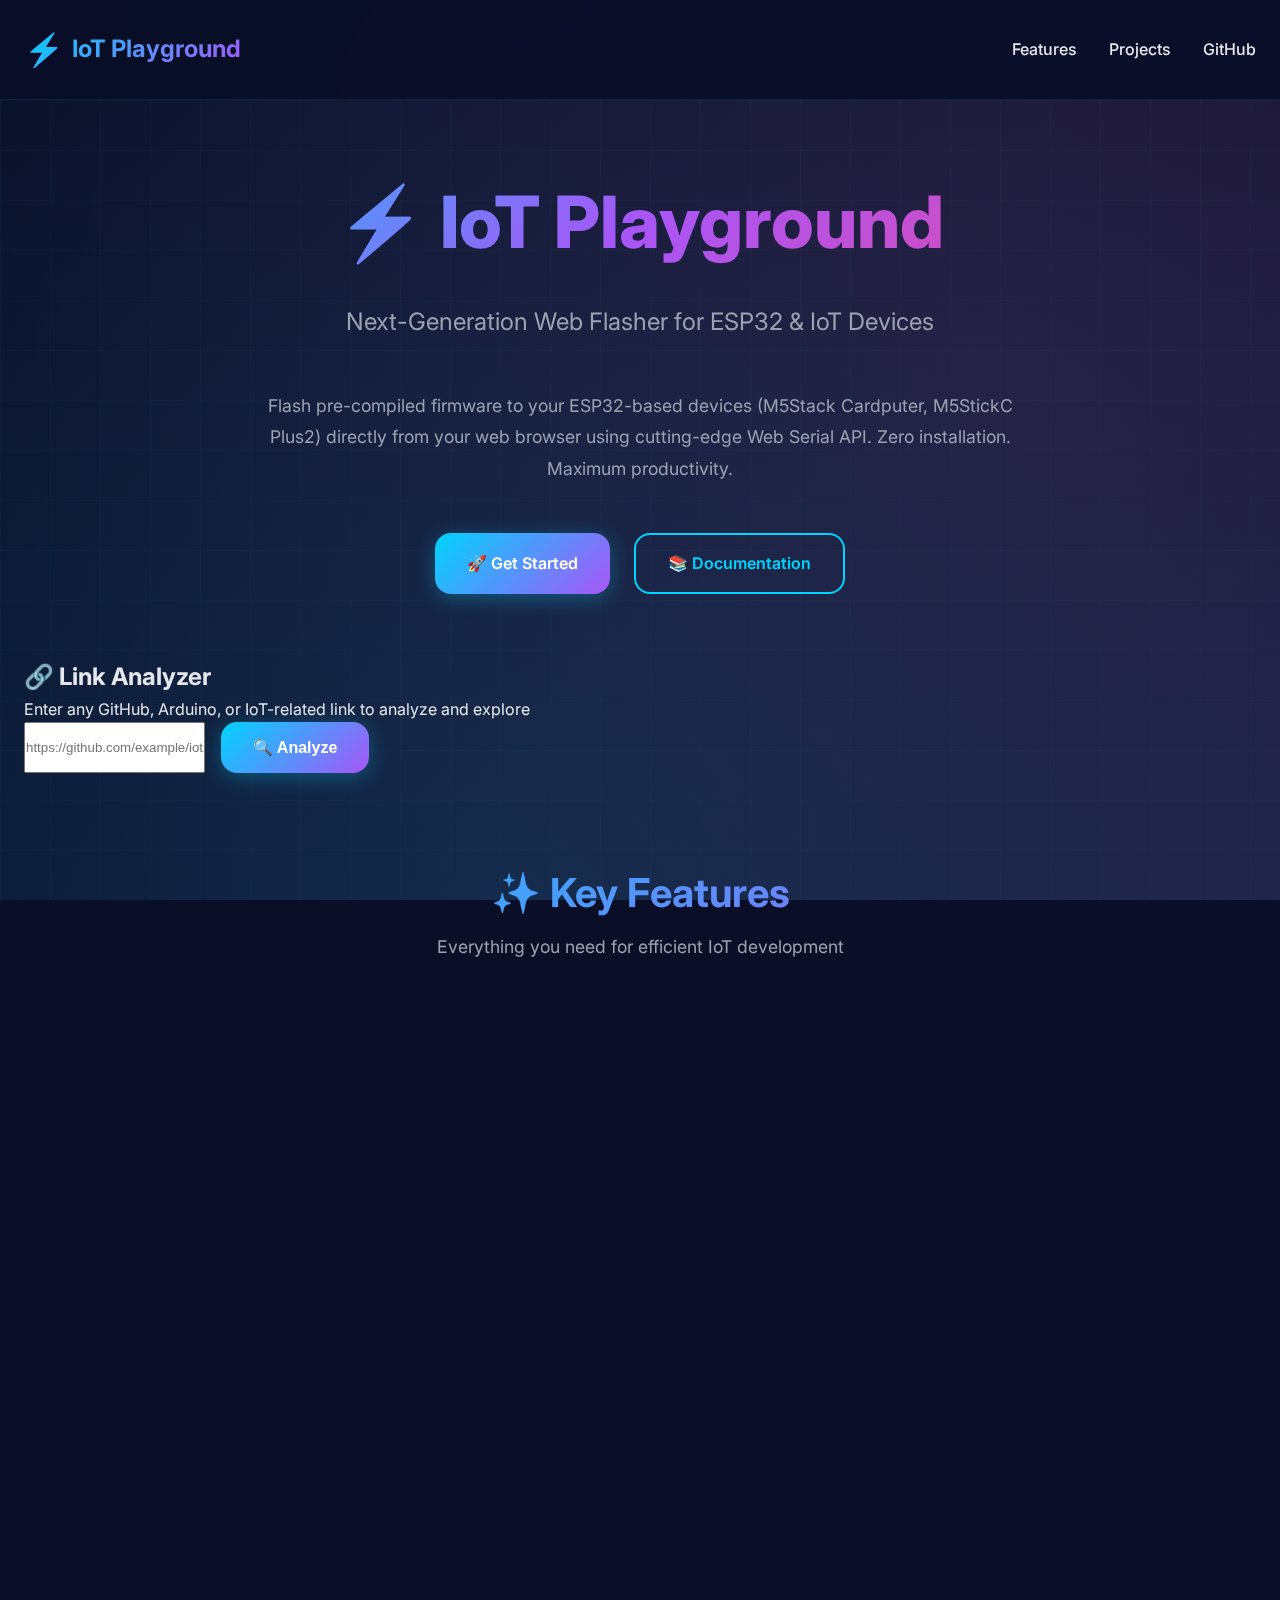
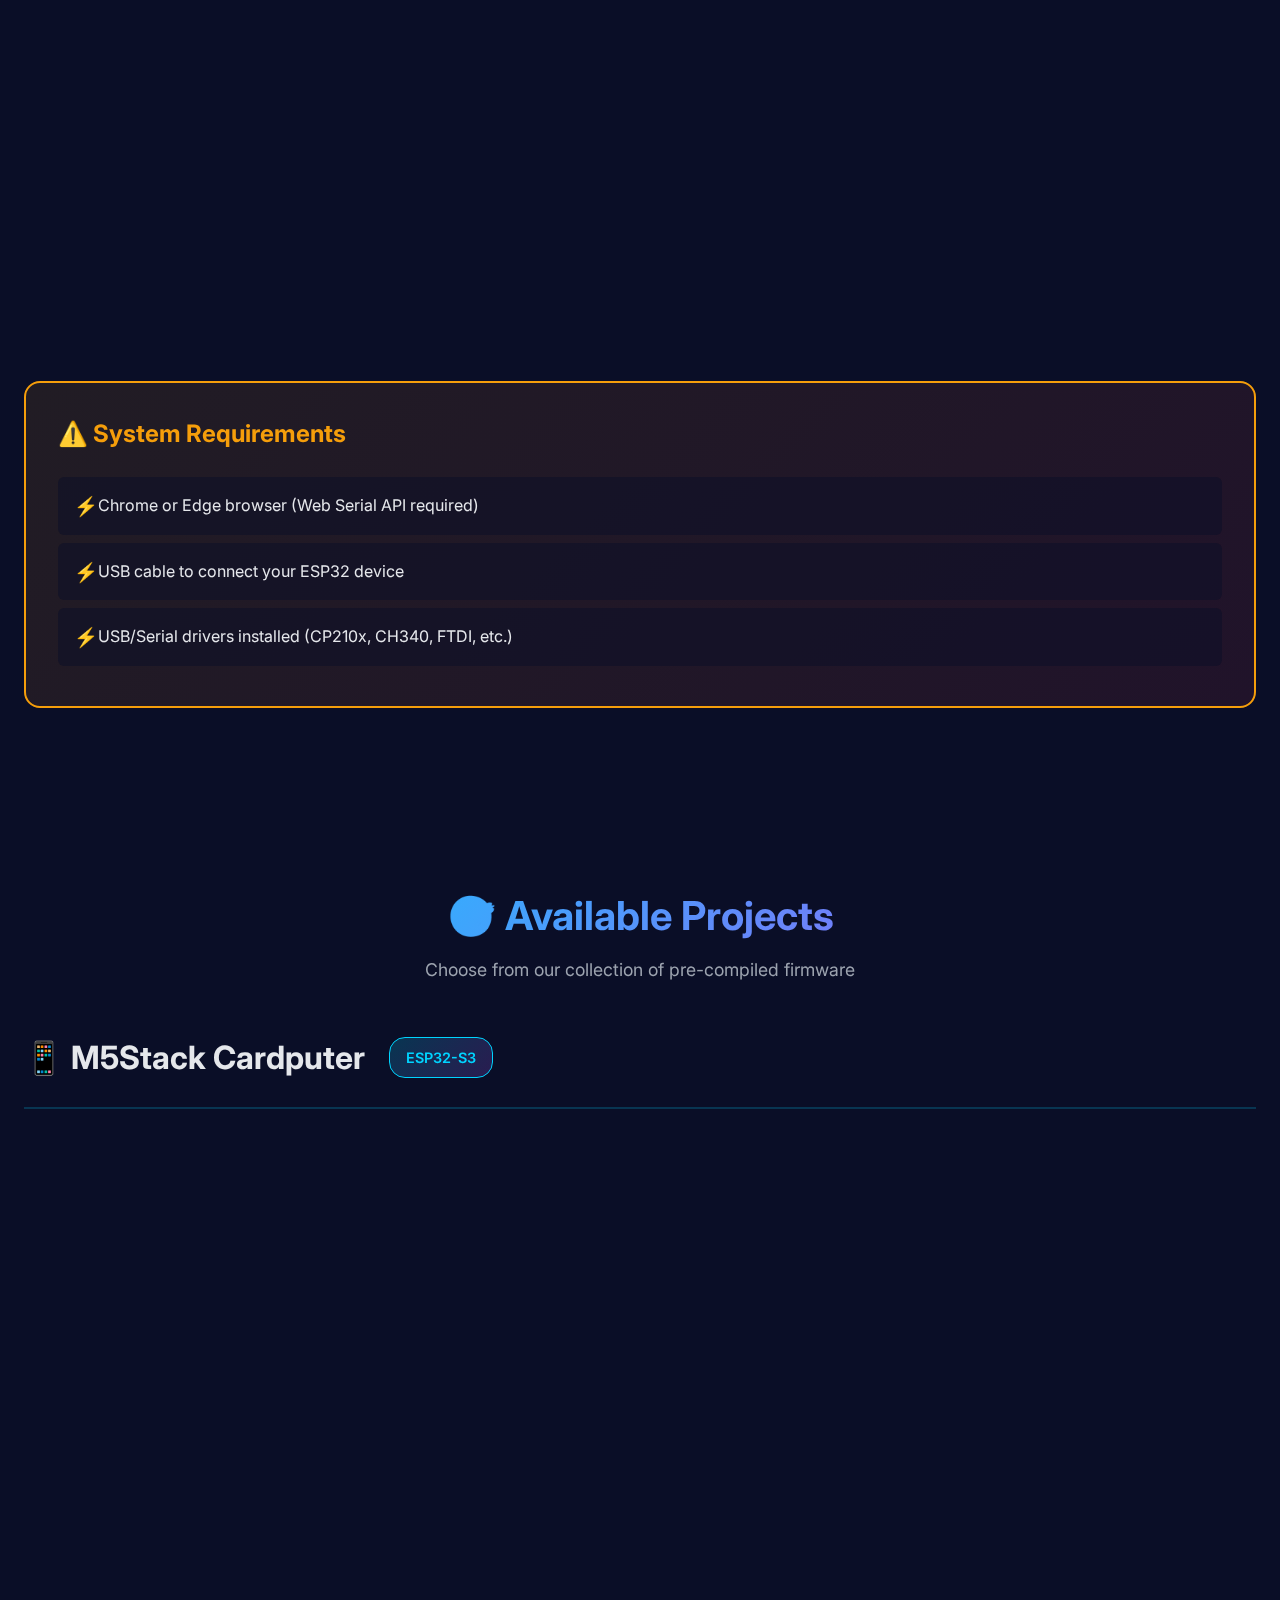
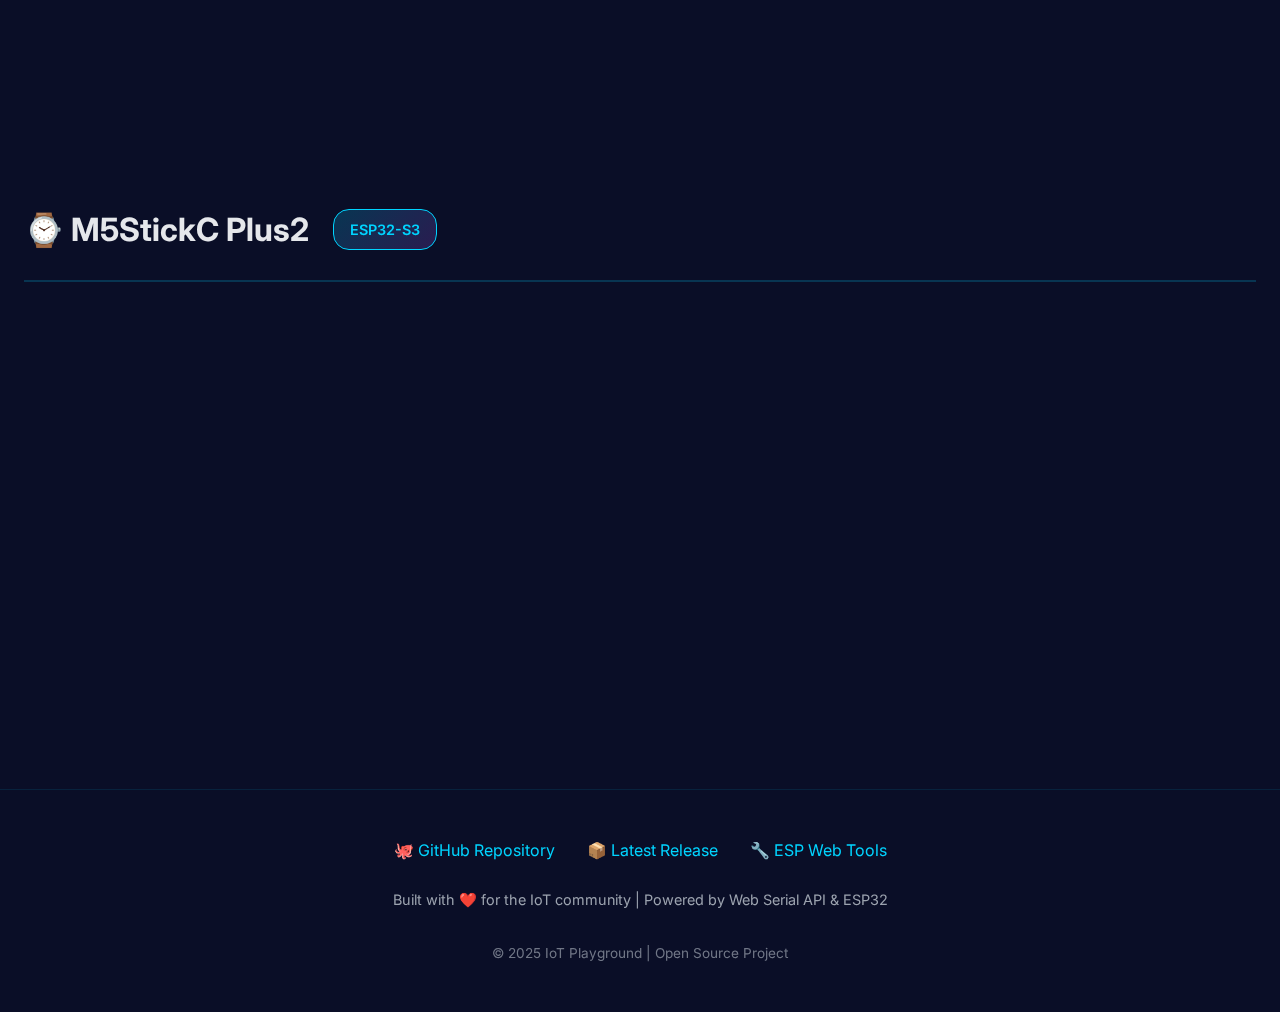
<file: docs/index.html>
<!DOCTYPE html>
<html lang="en">
<head>
    <meta charset="UTF-8">
    <meta name="viewport" content="width=device-width, initial-scale=1.0">
    <meta name="description" content="IoT Playground - Flash ESP32 firmware to M5Stack and IoT devices directly from your browser. No installation required.">
    <meta name="keywords" content="IoT, ESP32, M5Stack, firmware, web flasher, Arduino, embedded systems">
    <meta name="author" content="IoT Playground">
    
    <!-- Open Graph / Social Media -->
    <meta property="og:type" content="website">
    <meta property="og:title" content="IoT Playground - Modern Web Flasher for ESP32 Devices">
    <meta property="og:description" content="Flash pre-compiled firmware to your ESP32-based devices directly from your browser. No installation required!">
    <meta property="og:url" content="https://vs4vijay.github.io/iot-playground/">
    
    <!-- Twitter Card -->
    <meta name="twitter:card" content="summary_large_image">
    <meta name="twitter:title" content="IoT Playground - Web Flasher">
    <meta name="twitter:description" content="Flash ESP32 firmware directly from your browser">
    
    <title>IoT Playground - Modern Web Flasher for ESP32 & IoT Devices</title>
    
    <!-- Preconnect for performance -->
    <link rel="preconnect" href="https://fonts.googleapis.com">
    <link rel="preconnect" href="https://fonts.gstatic.com" crossorigin>
    
    <!-- Google Fonts -->
    <link href="https://fonts.googleapis.com/css2?family=Inter:wght@400;500;600;700;800&display=swap" rel="stylesheet">
    
    <!-- Styles -->
    <link rel="stylesheet" href="./styles.css">
</head>
<body>
    <!-- Animated Background -->
    <div class="background-animation"></div>
    <div class="grid-overlay"></div>
    
    <!-- Header/Navigation -->
    <header>
        <div class="container">
            <nav class="nav-container">
                <div class="logo">
                    <span class="logo-icon">⚡</span>
                    IoT Playground
                </div>
                <ul>
                    <li><a href="#features">Features</a></li>
                    <li><a href="#projects">Projects</a></li>
                    <li><a href="https://github.com/vs4vijay/iot-playground" target="_blank">GitHub</a></li>
                </ul>
            </nav>
        </div>
    </header>
    
    <!-- Hero Section -->
    <section class="hero">
        <div class="container">
            <h1>⚡ IoT Playground</h1>
            <p class="subtitle">Next-Generation Web Flasher for ESP32 & IoT Devices</p>
            <p class="hero-description">
                Flash pre-compiled firmware to your ESP32-based devices (M5Stack Cardputer, M5StickC Plus2) 
                directly from your web browser using cutting-edge Web Serial API. 
                Zero installation. Maximum productivity.
            </p>
            <div class="cta-buttons">
                <a href="#projects" class="btn btn-primary">
                    🚀 Get Started
                </a>
                <a href="https://github.com/vs4vijay/iot-playground" target="_blank" class="btn btn-secondary">
                    📚 Documentation
                </a>
            </div>
        </div>
    </section>
    
    <!-- Link Input Section -->
    <section class="link-input-section">
        <div class="container">
            <div class="link-input-container">
                <h2>🔗 Link Analyzer</h2>
                <p>Enter any GitHub, Arduino, or IoT-related link to analyze and explore</p>
                <div class="input-group">
                    <input 
                        type="url" 
                        id="linkInput" 
                        class="link-input" 
                        placeholder="https://github.com/example/iot-project"
                        aria-label="Enter URL to analyze"
                    >
                    <button id="submitLink" class="btn btn-primary">
                        🔍 Analyze
                    </button>
                </div>
                <div id="inputFeedback" class="input-feedback"></div>
            </div>
        </div>
    </section>
    
    <!-- Features Section -->
    <section id="features" class="features-section">
        <div class="container">
            <h2 class="section-title">✨ Key Features</h2>
            <p class="section-subtitle">Everything you need for efficient IoT development</p>
            
            <div class="features-grid">
                <div class="feature-card">
                    <div class="feature-icon">🌐</div>
                    <h3>Browser-Based Flashing</h3>
                    <p>Flash firmware directly from your browser using Web Serial API. No software installation required.</p>
                </div>
                
                <div class="feature-card">
                    <div class="feature-icon">⚡</div>
                    <h3>Lightning Fast</h3>
                    <p>Optimized flashing process that gets your devices up and running in seconds.</p>
                </div>
                
                <div class="feature-card">
                    <div class="feature-icon">🔒</div>
                    <h3>Secure & Safe</h3>
                    <p>All operations happen locally in your browser. Your data never leaves your machine.</p>
                </div>
                
                <div class="feature-card">
                    <div class="feature-icon">📱</div>
                    <h3>Multi-Device Support</h3>
                    <p>Support for M5Stack Cardputer, M5StickC Plus2, and other ESP32-based devices.</p>
                </div>
                
                <div class="feature-card">
                    <div class="feature-icon">🎨</div>
                    <h3>Modern Interface</h3>
                    <p>Beautiful, intuitive UI designed for the best user experience across all devices.</p>
                </div>
                
                <div class="feature-card">
                    <div class="feature-icon">🚀</div>
                    <h3>Pre-compiled Firmware</h3>
                    <p>Ready-to-flash firmware binaries for popular IoT projects and applications.</p>
                </div>
            </div>
        </div>
    </section>
    
    <!-- Requirements Section -->
    <section class="requirements-section">
        <div class="container">
            <div class="requirements-box">
                <h3>⚠️ System Requirements</h3>
                <ul>
                    <li>Chrome or Edge browser (Web Serial API required)</li>
                    <li>USB cable to connect your ESP32 device</li>
                    <li>USB/Serial drivers installed (CP210x, CH340, FTDI, etc.)</li>
                </ul>
            </div>
        </div>
    </section>
    
    <!-- Projects Section -->
    <section id="projects" class="projects-section">
        <div class="container">
            <h2 class="section-title">🎯 Available Projects</h2>
            <p class="section-subtitle">Choose from our collection of pre-compiled firmware</p>
            
            <!-- M5Stack Cardputer Projects -->
            <div class="device-category">
                <div class="device-header">
                    <h2>📱 M5Stack Cardputer</h2>
                    <span class="device-badge">ESP32-S3</span>
                </div>
                <div class="projects-grid">
                    <div class="project-card">
                        <h3>👤 User Demo</h3>
                        <p>Official M5Stack Cardputer user demo with multiple features and examples including sensors, display, and keyboard input.</p>
                        <a href="./flash-userdemo-cardputer.html" class="flash-button">
                            ⚡ Flash Firmware
                        </a>
                    </div>
                    
                    <div class="project-card">
                        <h3>📡 M5Card Remote</h3>
                        <p>Infrared remote control application for M5Stack Cardputer. Control TVs, air conditioners, and other IR devices.</p>
                        <a href="./flash-m5cardremote.html" class="flash-button">
                            ⚡ Flash Firmware
                        </a>
                    </div>
                    
                    <div class="project-card">
                        <h3>🎮 GameBoy Emulator</h3>
                        <p>Full-featured GameBoy emulator for M5Stack Cardputer with ROM loading support and save states.</p>
                        <a href="./flash-gameboy.html" class="flash-button">
                            ⚡ Flash Firmware
                        </a>
                    </div>
                    
                    <div class="project-card">
                        <h3>🔧 Resistor Calculator</h3>
                        <p>Interactive resistor color code calculator and electronics reference tool for makers and engineers.</p>
                        <a href="./flash-resistor.html" class="flash-button">
                            ⚡ Flash Firmware
                        </a>
                    </div>
                    
                    <div class="project-card">
                        <h3>🚀 M5Stick Launcher</h3>
                        <p>Advanced application launcher and management system for organizing multiple projects.</p>
                        <a href="./flash-m5launcher.html" class="flash-button">
                            ⚡ Flash Firmware
                        </a>
                    </div>
                    
                    <div class="project-card">
                        <h3>🔐 Evil Cardputer</h3>
                        <p>WiFi security testing and network analysis tool for penetration testing and security research.</p>
                        <a href="./flash-evil-cardputer.html" class="flash-button">
                            ⚡ Flash Firmware
                        </a>
                    </div>
                </div>
            </div>
            
            <!-- M5StickC Plus2 Projects -->
            <div class="device-category">
                <div class="device-header">
                    <h2>⌚ M5StickC Plus2</h2>
                    <span class="device-badge">ESP32-S3</span>
                </div>
                <div class="projects-grid">
                    <div class="project-card">
                        <h3>👤 User Demo</h3>
                        <p>Official M5StickC Plus2 user demo with multiple features, sensors, and display examples.</p>
                        <a href="./flash-userdemo-stickc.html" class="flash-button">
                            ⚡ Flash Firmware
                        </a>
                    </div>
                    
                    <div class="project-card">
                        <h3>🔘 OneButton</h3>
                        <p>Simple OneButton library demonstration showing advanced button interaction patterns and events.</p>
                        <a href="./flash-onebutton.html" class="flash-button">
                            ⚡ Flash Firmware
                        </a>
                    </div>
                    
                    <div class="project-card">
                        <h3>⏰ Evil Clock</h3>
                        <p>WiFi deauth clock and security testing tool for network monitoring and penetration testing.</p>
                        <a href="./flash-evilclock.html" class="flash-button">
                            ⚡ Flash Firmware
                        </a>
                    </div>
                </div>
            </div>
        </div>
    </section>
    
    <!-- Footer -->
    <footer>
        <div class="container">
            <div class="footer-content">
                <div class="footer-links">
                    <a href="https://github.com/vs4vijay/iot-playground" target="_blank" rel="noopener noreferrer">
                        🐙 GitHub Repository
                    </a>
                    <a href="https://github.com/vs4vijay/iot-playground/releases/latest" target="_blank" rel="noopener noreferrer">
                        📦 Latest Release
                    </a>
                    <a href="https://esphome.github.io/esp-web-tools/" target="_blank" rel="noopener noreferrer">
                        🔧 ESP Web Tools
                    </a>
                </div>
                <p class="footer-credits">
                    Built with ❤️ for the IoT community | 
                    Powered by Web Serial API & ESP32
                </p>
                <p class="footer-credits" style="margin-top: 0.5rem; font-size: 0.85rem; opacity: 0.7;">
                    © 2025 IoT Playground | Open Source Project
                </p>
            </div>
        </div>
    </footer>
    
    <!-- Scripts -->
    <script src="./script.js"></script>
</body>
</html>
</file>
<file: docs/styles.css>
/* ===================================
   IoT Playground - Modern Theme Styles
   =================================== */

:root {
    /* Color Palette - Tech/IoT Theme */
    --primary-dark: #0a0e27;
    --secondary-dark: #141b3d;
    --accent-blue: #00d4ff;
    --accent-cyan: #00ffff;
    --accent-purple: #a855f7;
    --accent-pink: #ec4899;
    --text-light: #e5e7eb;
    --text-muted: #9ca3af;
    --card-bg: rgba(20, 27, 61, 0.8);
    --card-border: rgba(0, 212, 255, 0.2);
    --success-green: #10b981;
    --warning-yellow: #f59e0b;
    --error-red: #ef4444;
    
    /* Spacing */
    --spacing-xs: 0.5rem;
    --spacing-sm: 1rem;
    --spacing-md: 1.5rem;
    --spacing-lg: 2rem;
    --spacing-xl: 3rem;
    --spacing-2xl: 4rem;
    
    /* Border Radius */
    --radius-sm: 0.375rem;
    --radius-md: 0.5rem;
    --radius-lg: 1rem;
    
    /* Transitions */
    --transition-fast: 0.15s ease-in-out;
    --transition-normal: 0.3s ease-in-out;
    --transition-slow: 0.5s ease-in-out;
}

/* ===================================
   Global Styles
   =================================== */

* {
    margin: 0;
    padding: 0;
    box-sizing: border-box;
}

html {
    scroll-behavior: smooth;
}

body {
    font-family: 'Inter', -apple-system, BlinkMacSystemFont, "Segoe UI", Roboto, "Helvetica Neue", Arial, sans-serif;
    line-height: 1.6;
    color: var(--text-light);
    background: var(--primary-dark);
    overflow-x: hidden;
    position: relative;
    min-height: 100vh;
}

/* Animated Background */
.background-animation {
    position: fixed;
    top: 0;
    left: 0;
    width: 100%;
    height: 100%;
    z-index: -1;
    background: linear-gradient(135deg, var(--primary-dark) 0%, var(--secondary-dark) 100%);
    overflow: hidden;
}

.background-animation::before {
    content: '';
    position: absolute;
    width: 200%;
    height: 200%;
    background-image: 
        radial-gradient(circle at 20% 50%, rgba(0, 212, 255, 0.1) 0%, transparent 50%),
        radial-gradient(circle at 80% 80%, rgba(168, 85, 247, 0.1) 0%, transparent 50%),
        radial-gradient(circle at 40% 20%, rgba(236, 72, 153, 0.1) 0%, transparent 50%);
    animation: backgroundMove 20s ease-in-out infinite;
}

@keyframes backgroundMove {
    0%, 100% { transform: translate(0, 0); }
    50% { transform: translate(-50px, -50px); }
}

/* Grid Pattern Overlay */
.grid-overlay {
    position: fixed;
    top: 0;
    left: 0;
    width: 100%;
    height: 100%;
    z-index: -1;
    background-image: 
        linear-gradient(rgba(0, 212, 255, 0.03) 1px, transparent 1px),
        linear-gradient(90deg, rgba(0, 212, 255, 0.03) 1px, transparent 1px);
    background-size: 50px 50px;
    pointer-events: none;
}

/* ===================================
   Container
   =================================== */

.container {
    max-width: 1400px;
    margin: 0 auto;
    padding: 0 var(--spacing-md);
}

/* ===================================
   Header/Navigation
   =================================== */

header {
    padding: var(--spacing-md) 0;
    position: sticky;
    top: 0;
    background: rgba(10, 14, 39, 0.95);
    backdrop-filter: blur(10px);
    z-index: 1000;
    border-bottom: 1px solid rgba(0, 212, 255, 0.1);
}

.nav-container {
    display: flex;
    justify-content: space-between;
    align-items: center;
}

.logo {
    font-size: 1.5rem;
    font-weight: 700;
    color: var(--accent-blue); /* Fallback for non-webkit browsers */
    background: linear-gradient(135deg, var(--accent-blue), var(--accent-purple));
    -webkit-background-clip: text;
    -webkit-text-fill-color: transparent;
    background-clip: text;
    display: flex;
    align-items: center;
    gap: var(--spacing-xs);
}

.logo-icon {
    font-size: 2rem;
    animation: pulse 2s ease-in-out infinite;
}

@keyframes pulse {
    0%, 100% { transform: scale(1); opacity: 1; }
    50% { transform: scale(1.1); opacity: 0.8; }
}

nav ul {
    display: flex;
    list-style: none;
    gap: var(--spacing-lg);
}

nav a {
    color: var(--text-light);
    text-decoration: none;
    font-weight: 500;
    transition: color var(--transition-normal);
    position: relative;
}

nav a::after {
    content: '';
    position: absolute;
    bottom: -4px;
    left: 0;
    width: 0;
    height: 2px;
    background: var(--accent-blue);
    transition: width var(--transition-normal);
}

nav a:hover {
    color: var(--accent-blue);
}

nav a:hover::after {
    width: 100%;
}

/* ===================================
   Hero Section
   =================================== */

.hero {
    padding: var(--spacing-2xl) 0;
    text-align: center;
    position: relative;
}

.hero h1 {
    font-size: clamp(2.5rem, 8vw, 4.5rem);
    font-weight: 800;
    margin-bottom: var(--spacing-md);
    color: var(--accent-blue); /* Fallback for non-webkit browsers */
    background: linear-gradient(135deg, var(--accent-blue), var(--accent-purple), var(--accent-pink));
    -webkit-background-clip: text;
    -webkit-text-fill-color: transparent;
    background-clip: text;
    animation: fadeInDown 0.8s ease-out;
}

.hero .subtitle {
    font-size: clamp(1.1rem, 3vw, 1.5rem);
    color: var(--text-muted);
    margin-bottom: var(--spacing-xl);
    animation: fadeInUp 0.8s ease-out 0.2s both;
}

.hero-description {
    max-width: 800px;
    margin: 0 auto var(--spacing-xl);
    font-size: 1.1rem;
    line-height: 1.8;
    color: var(--text-muted);
    animation: fadeIn 0.8s ease-out 0.4s both;
}

.cta-buttons {
    display: flex;
    gap: var(--spacing-md);
    justify-content: center;
    flex-wrap: wrap;
    animation: fadeInUp 0.8s ease-out 0.6s both;
}

.btn {
    padding: 1rem 2rem;
    border-radius: var(--radius-lg);
    font-weight: 600;
    text-decoration: none;
    transition: all var(--transition-normal);
    display: inline-flex;
    align-items: center;
    gap: var(--spacing-xs);
    border: none;
    cursor: pointer;
    font-size: 1rem;
}

.btn-primary {
    background: linear-gradient(135deg, var(--accent-blue), var(--accent-purple));
    color: white;
    box-shadow: 0 4px 20px rgba(0, 212, 255, 0.3);
}

.btn-primary:hover {
    transform: translateY(-2px);
    box-shadow: 0 6px 30px rgba(0, 212, 255, 0.5);
}

.btn-secondary {
    background: transparent;
    color: var(--accent-blue);
    border: 2px solid var(--accent-blue);
}

.btn-secondary:hover {
    background: rgba(0, 212, 255, 0.1);
    transform: translateY(-2px);
}

/* ===================================
   Firmware Flasher Section
   =================================== */

.firmware-flasher-section {
    padding: var(--spacing-xl) 0;
    margin-bottom: var(--spacing-xl);
}

.firmware-flasher-container {
    max-width: 900px;
    margin: 0 auto;
    background: var(--card-bg);
    border: 1px solid var(--card-border);
    border-radius: var(--radius-lg);
    padding: var(--spacing-xl);
    box-shadow: 0 8px 32px rgba(0, 0, 0, 0.3);
    backdrop-filter: blur(10px);
}

.firmware-flasher-container h2 {
    font-size: 1.8rem;
    margin-bottom: var(--spacing-sm);
    color: var(--accent-blue);
}

.firmware-flasher-container > p {
    color: var(--text-muted);
    margin-bottom: var(--spacing-lg);
}

.selection-group {
    display: grid;
    grid-template-columns: 1fr 1fr;
    gap: var(--spacing-md);
    margin-bottom: var(--spacing-lg);
}

.selector-container {
    display: flex;
    flex-direction: column;
    gap: var(--spacing-xs);
}

.selector-container label {
    font-size: 0.9rem;
    color: var(--text-muted);
    font-weight: 500;
}

.project-selector,
.version-selector {
    padding: 0.875rem 1rem;
    background: rgba(10, 14, 39, 0.6);
    border: 2px solid var(--card-border);
    border-radius: var(--radius-md);
    color: var(--text-light);
    font-size: 1rem;
    transition: all var(--transition-normal);
    cursor: pointer;
}

.project-selector:focus,
.version-selector:focus {
    outline: none;
    border-color: var(--accent-blue);
    box-shadow: 0 0 0 3px rgba(0, 212, 255, 0.1);
}

.project-selector:disabled,
.version-selector:disabled {
    opacity: 0.5;
    cursor: not-allowed;
}

.input-group {
    display: flex;
    gap: var(--spacing-sm);
    margin-bottom: var(--spacing-md);
}

.firmware-input {
    flex: 1;
    padding: 1rem 1.5rem;
    background: rgba(10, 14, 39, 0.6);
    border: 2px solid var(--card-border);
    border-radius: var(--radius-md);
    color: var(--text-light);
    font-size: 1rem;
    transition: all var(--transition-normal);
}

.firmware-input:focus {
    outline: none;
    border-color: var(--accent-blue);
    box-shadow: 0 0 0 3px rgba(0, 212, 255, 0.1);
}

.firmware-input::placeholder {
    color: var(--text-muted);
}

.firmware-feedback {
    min-height: 24px;
    font-size: 0.9rem;
    margin-top: var(--spacing-xs);
    margin-bottom: var(--spacing-md);
    transition: all var(--transition-fast);
}

.firmware-feedback.success {
    color: var(--success-green);
}

.firmware-feedback.error {
    color: var(--error-red);
}

.firmware-feedback.info {
    color: var(--accent-blue);
}

.flashing-controls {
    display: flex;
    gap: var(--spacing-md);
    margin-bottom: var(--spacing-md);
    flex-wrap: wrap;
}

.flash-btn {
    position: relative;
    overflow: hidden;
}

.flash-btn::after {
    content: '⚡';
    position: absolute;
    top: 50%;
    left: 50%;
    transform: translate(-50%, -50%) scale(0);
    font-size: 3rem;
    opacity: 0;
    transition: all 0.3s ease;
}

.flash-btn:hover::after {
    transform: translate(-50%, -50%) scale(1);
    opacity: 0.2;
}

.connection-status {
    display: flex;
    align-items: center;
    gap: var(--spacing-sm);
    padding: var(--spacing-sm) var(--spacing-md);
    background: rgba(10, 14, 39, 0.6);
    border: 1px solid var(--card-border);
    border-radius: var(--radius-md);
    margin-bottom: var(--spacing-md);
}

.status-indicator {
    width: 12px;
    height: 12px;
    border-radius: 50%;
    background: var(--error-red);
    animation: pulse-indicator 2s ease-in-out infinite;
}

.connection-status.connected .status-indicator {
    background: var(--success-green);
}

@keyframes pulse-indicator {
    0%, 100% { opacity: 1; }
    50% { opacity: 0.5; }
}

.status-text {
    font-size: 0.95rem;
    font-weight: 500;
    color: var(--text-light);
}

.device-info {
    background: linear-gradient(135deg, rgba(0, 212, 255, 0.1), rgba(168, 85, 247, 0.1));
    border: 1px solid var(--accent-blue);
    border-radius: var(--radius-md);
    padding: var(--spacing-md);
    margin-bottom: var(--spacing-md);
}

.device-info h4 {
    color: var(--accent-blue);
    margin-bottom: var(--spacing-sm);
    font-size: 1.1rem;
}

.device-info p {
    color: var(--text-muted);
    margin: 0.25rem 0;
    font-size: 0.9rem;
}

.progress-section {
    background: rgba(10, 14, 39, 0.6);
    border: 1px solid var(--card-border);
    border-radius: var(--radius-md);
    padding: var(--spacing-md);
    margin-bottom: var(--spacing-md);
}

.progress-header {
    display: flex;
    justify-content: space-between;
    margin-bottom: var(--spacing-sm);
    color: var(--text-light);
    font-weight: 500;
}

.progress-bar-container {
    width: 100%;
    height: 24px;
    background: rgba(10, 14, 39, 0.8);
    border-radius: var(--radius-md);
    overflow: hidden;
    margin-bottom: var(--spacing-sm);
}

.progress-bar {
    height: 100%;
    background: linear-gradient(90deg, var(--accent-blue), var(--accent-purple));
    border-radius: var(--radius-md);
    transition: width 0.3s ease;
    position: relative;
    overflow: hidden;
}

.progress-bar::after {
    content: '';
    position: absolute;
    top: 0;
    left: 0;
    bottom: 0;
    right: 0;
    background: linear-gradient(90deg, transparent, rgba(255, 255, 255, 0.3), transparent);
    animation: shimmer 2s infinite;
}

@keyframes shimmer {
    0% { transform: translateX(-100%); }
    100% { transform: translateX(100%); }
}

.progress-details {
    display: flex;
    justify-content: space-between;
    font-size: 0.85rem;
    color: var(--text-muted);
}

.console-output {
    background: rgba(10, 14, 39, 0.8);
    border: 1px solid var(--card-border);
    border-radius: var(--radius-md);
    margin-bottom: var(--spacing-md);
    overflow: hidden;
}

.console-header {
    display: flex;
    justify-content: space-between;
    align-items: center;
    padding: var(--spacing-sm) var(--spacing-md);
    background: rgba(0, 212, 255, 0.1);
    border-bottom: 1px solid var(--card-border);
    color: var(--accent-blue);
    font-weight: 500;
    font-size: 0.9rem;
}

.btn-clear {
    background: transparent;
    border: 1px solid var(--card-border);
    color: var(--text-muted);
    padding: 0.25rem 0.75rem;
    border-radius: var(--radius-sm);
    cursor: pointer;
    font-size: 0.8rem;
    transition: all var(--transition-fast);
}

.btn-clear:hover {
    background: rgba(0, 212, 255, 0.1);
    color: var(--accent-blue);
    border-color: var(--accent-blue);
}

.console-log {
    padding: var(--spacing-md);
    max-height: 300px;
    overflow-y: auto;
    font-family: 'Courier New', monospace;
    font-size: 0.85rem;
    line-height: 1.6;
    color: var(--text-light);
}

.console-log::-webkit-scrollbar {
    width: 8px;
}

.console-log::-webkit-scrollbar-track {
    background: rgba(10, 14, 39, 0.5);
}

.console-log::-webkit-scrollbar-thumb {
    background: var(--card-border);
    border-radius: 4px;
}

.console-log::-webkit-scrollbar-thumb:hover {
    background: var(--accent-blue);
}

.console-line {
    margin: 0.25rem 0;
    padding: 0.25rem 0;
}

.console-line.info {
    color: var(--accent-cyan);
}

.console-line.success {
    color: var(--success-green);
}

.console-line.error {
    color: var(--error-red);
}

.console-line.warning {
    color: var(--warning-yellow);
}

.examples-section {
    margin-top: var(--spacing-xl);
    padding-top: var(--spacing-lg);
    border-top: 1px solid var(--card-border);
}

.examples-section h3 {
    color: var(--accent-blue);
    margin-bottom: var(--spacing-md);
    font-size: 1.2rem;
}

.examples-grid {
    display: grid;
    grid-template-columns: repeat(auto-fit, minmax(200px, 1fr));
    gap: var(--spacing-sm);
}

.example-btn {
    padding: 0.875rem 1rem;
    background: rgba(10, 14, 39, 0.6);
    border: 1px solid var(--card-border);
    border-radius: var(--radius-md);
    color: var(--text-light);
    cursor: pointer;
    transition: all var(--transition-normal);
    font-size: 0.95rem;
    font-weight: 500;
}

.example-btn:hover {
    background: rgba(0, 212, 255, 0.1);
    border-color: var(--accent-blue);
    transform: translateY(-2px);
}

/* ===================================
   Features Section
   =================================== */

.features-section {
    padding: var(--spacing-2xl) 0;
}

.section-title {
    text-align: center;
    font-size: 2.5rem;
    margin-bottom: var(--spacing-xs);
    color: var(--accent-blue); /* Fallback for non-webkit browsers */
    background: linear-gradient(135deg, var(--accent-blue), var(--accent-purple));
    -webkit-background-clip: text;
    -webkit-text-fill-color: transparent;
    background-clip: text;
}

.section-subtitle {
    text-align: center;
    color: var(--text-muted);
    margin-bottom: var(--spacing-xl);
    font-size: 1.1rem;
}

.features-grid {
    display: grid;
    grid-template-columns: repeat(auto-fit, minmax(280px, 1fr));
    gap: var(--spacing-lg);
    margin-bottom: var(--spacing-2xl);
}

.feature-card {
    background: var(--card-bg);
    border: 1px solid var(--card-border);
    border-radius: var(--radius-lg);
    padding: var(--spacing-lg);
    transition: all var(--transition-normal);
    position: relative;
    overflow: hidden;
}

.feature-card::before {
    content: '';
    position: absolute;
    top: 0;
    left: 0;
    width: 100%;
    height: 100%;
    background: linear-gradient(135deg, rgba(0, 212, 255, 0.05), rgba(168, 85, 247, 0.05));
    opacity: 0;
    transition: opacity var(--transition-normal);
}

.feature-card:hover {
    transform: translateY(-8px);
    border-color: var(--accent-blue);
    box-shadow: 0 12px 40px rgba(0, 212, 255, 0.2);
}

.feature-card:hover::before {
    opacity: 1;
}

.feature-icon {
    font-size: 3rem;
    margin-bottom: var(--spacing-md);
    color: var(--accent-blue); /* Fallback for non-webkit browsers */
    background: linear-gradient(135deg, var(--accent-blue), var(--accent-purple));
    -webkit-background-clip: text;
    -webkit-text-fill-color: transparent;
    background-clip: text;
}

.feature-card h3 {
    font-size: 1.4rem;
    margin-bottom: var(--spacing-sm);
    color: var(--text-light);
}

.feature-card p {
    color: var(--text-muted);
    line-height: 1.7;
}

/* ===================================
   Projects Section
   =================================== */

.projects-section {
    padding: var(--spacing-2xl) 0;
}

.device-category {
    margin-bottom: var(--spacing-2xl);
}

.device-header {
    display: flex;
    align-items: center;
    gap: var(--spacing-md);
    margin-bottom: var(--spacing-lg);
    padding-bottom: var(--spacing-md);
    border-bottom: 2px solid rgba(0, 212, 255, 0.2);
}

.device-header h2 {
    font-size: 2rem;
    color: var(--text-light);
}

.device-badge {
    padding: 0.5rem 1rem;
    background: linear-gradient(135deg, rgba(0, 212, 255, 0.2), rgba(168, 85, 247, 0.2));
    border: 1px solid var(--accent-blue);
    border-radius: var(--radius-lg);
    font-size: 0.9rem;
    font-weight: 600;
    color: var(--accent-blue);
}

.projects-grid {
    display: grid;
    grid-template-columns: repeat(auto-fill, minmax(320px, 1fr));
    gap: var(--spacing-lg);
}

.project-card {
    background: var(--card-bg);
    border: 1px solid var(--card-border);
    border-radius: var(--radius-lg);
    padding: var(--spacing-lg);
    transition: all var(--transition-normal);
    position: relative;
    overflow: hidden;
}

.project-card::after {
    content: '';
    position: absolute;
    top: 0;
    right: 0;
    width: 100px;
    height: 100px;
    background: radial-gradient(circle, rgba(0, 212, 255, 0.1), transparent);
    transform: translate(50%, -50%);
    transition: all var(--transition-normal);
}

.project-card:hover {
    transform: translateY(-8px);
    border-color: var(--accent-blue);
    box-shadow: 0 12px 40px rgba(0, 212, 255, 0.25);
}

.project-card:hover::after {
    transform: translate(30%, -30%) scale(1.5);
}

.project-card h3 {
    font-size: 1.5rem;
    margin-bottom: var(--spacing-sm);
    color: var(--text-light);
    display: flex;
    align-items: center;
    gap: var(--spacing-xs);
}

.project-card p {
    color: var(--text-muted);
    margin-bottom: var(--spacing-lg);
    line-height: 1.7;
}

.flash-button {
    display: inline-flex;
    align-items: center;
    gap: var(--spacing-xs);
    padding: 0.75rem 1.5rem;
    background: linear-gradient(135deg, var(--accent-blue), var(--accent-purple));
    color: white;
    text-decoration: none;
    border-radius: var(--radius-md);
    font-weight: 600;
    transition: all var(--transition-normal);
    position: relative;
    overflow: hidden;
}

.flash-button::before {
    content: '';
    position: absolute;
    top: 50%;
    left: 50%;
    width: 0;
    height: 0;
    border-radius: 50%;
    background: rgba(255, 255, 255, 0.2);
    transform: translate(-50%, -50%);
    transition: width 0.6s, height 0.6s;
}

.flash-button:hover::before {
    width: 300px;
    height: 300px;
}

.flash-button:hover {
    transform: translateY(-2px);
    box-shadow: 0 8px 25px rgba(0, 212, 255, 0.4);
}

/* ===================================
   Requirements Section
   =================================== */

.requirements-section {
    padding: var(--spacing-xl) 0;
    margin: var(--spacing-2xl) 0;
}

.requirements-box {
    background: linear-gradient(135deg, rgba(245, 158, 11, 0.1), rgba(239, 68, 68, 0.1));
    border: 2px solid var(--warning-yellow);
    border-radius: var(--radius-lg);
    padding: var(--spacing-lg);
    backdrop-filter: blur(10px);
}

.requirements-box h3 {
    color: var(--warning-yellow);
    font-size: 1.5rem;
    margin-bottom: var(--spacing-md);
    display: flex;
    align-items: center;
    gap: var(--spacing-xs);
}

.requirements-box ul {
    list-style: none;
    padding: 0;
}

.requirements-box li {
    padding: var(--spacing-sm);
    margin-bottom: var(--spacing-xs);
    background: rgba(10, 14, 39, 0.5);
    border-radius: var(--radius-sm);
    position: relative;
    padding-left: 2.5rem;
}

.requirements-box li::before {
    content: '⚡';
    position: absolute;
    left: var(--spacing-sm);
    top: 50%;
    transform: translateY(-50%);
    font-size: 1.2rem;
}

/* ===================================
   Footer
   =================================== */

footer {
    padding: var(--spacing-xl) 0;
    margin-top: var(--spacing-2xl);
    border-top: 1px solid rgba(0, 212, 255, 0.1);
    text-align: center;
}

.footer-content {
    display: flex;
    flex-direction: column;
    align-items: center;
    gap: var(--spacing-md);
}

.footer-links {
    display: flex;
    gap: var(--spacing-lg);
    flex-wrap: wrap;
    justify-content: center;
}

footer a {
    color: var(--accent-blue);
    text-decoration: none;
    transition: all var(--transition-normal);
}

footer a:hover {
    color: var(--accent-cyan);
    text-shadow: 0 0 10px rgba(0, 212, 255, 0.5);
}

.footer-credits {
    color: var(--text-muted);
    font-size: 0.9rem;
}

/* ===================================
   Animations
   =================================== */

@keyframes fadeIn {
    from {
        opacity: 0;
    }
    to {
        opacity: 1;
    }
}

@keyframes fadeInUp {
    from {
        opacity: 0;
        transform: translateY(30px);
    }
    to {
        opacity: 1;
        transform: translateY(0);
    }
}

@keyframes fadeInDown {
    from {
        opacity: 0;
        transform: translateY(-30px);
    }
    to {
        opacity: 1;
        transform: translateY(0);
    }
}

@keyframes slideIn {
    from {
        opacity: 0;
        transform: translateX(-30px);
    }
    to {
        opacity: 1;
        transform: translateX(0);
    }
}

@keyframes fadeOut {
    from {
        opacity: 1;
        transform: translateY(0);
    }
    to {
        opacity: 0;
        transform: translateY(-20px);
    }
}

/* ===================================
   Responsive Design
   =================================== */

@media (max-width: 768px) {
    :root {
        --spacing-xl: 2rem;
        --spacing-2xl: 3rem;
    }
    
    nav ul {
        flex-direction: column;
        gap: var(--spacing-sm);
    }
    
    .hero {
        padding: var(--spacing-xl) 0;
    }
    
    .input-group {
        flex-direction: column;
    }
    
    .selection-group {
        grid-template-columns: 1fr;
    }
    
    .flashing-controls {
        flex-direction: column;
    }
    
    .flashing-controls .btn {
        width: 100%;
        justify-content: center;
    }
    
    .examples-grid {
        grid-template-columns: 1fr;
    }
    
    .features-grid,
    .projects-grid {
        grid-template-columns: 1fr;
    }
    
    .device-header {
        flex-direction: column;
        align-items: flex-start;
    }
    
    .cta-buttons {
        flex-direction: column;
        width: 100%;
    }
    
    .btn {
        width: 100%;
        justify-content: center;
    }
}

@media (max-width: 480px) {
    .container {
        padding: 0 var(--spacing-sm);
    }
    
    .firmware-flasher-container {
        padding: var(--spacing-md);
    }
}

/* ===================================
   Utility Classes
   =================================== */

.text-center {
    text-align: center;
}

.mt-lg {
    margin-top: var(--spacing-lg);
}

.mb-lg {
    margin-bottom: var(--spacing-lg);
}

.hidden {
    display: none;
}

.fade-in {
    animation: fadeIn 0.5s ease-out;
}
</file>
